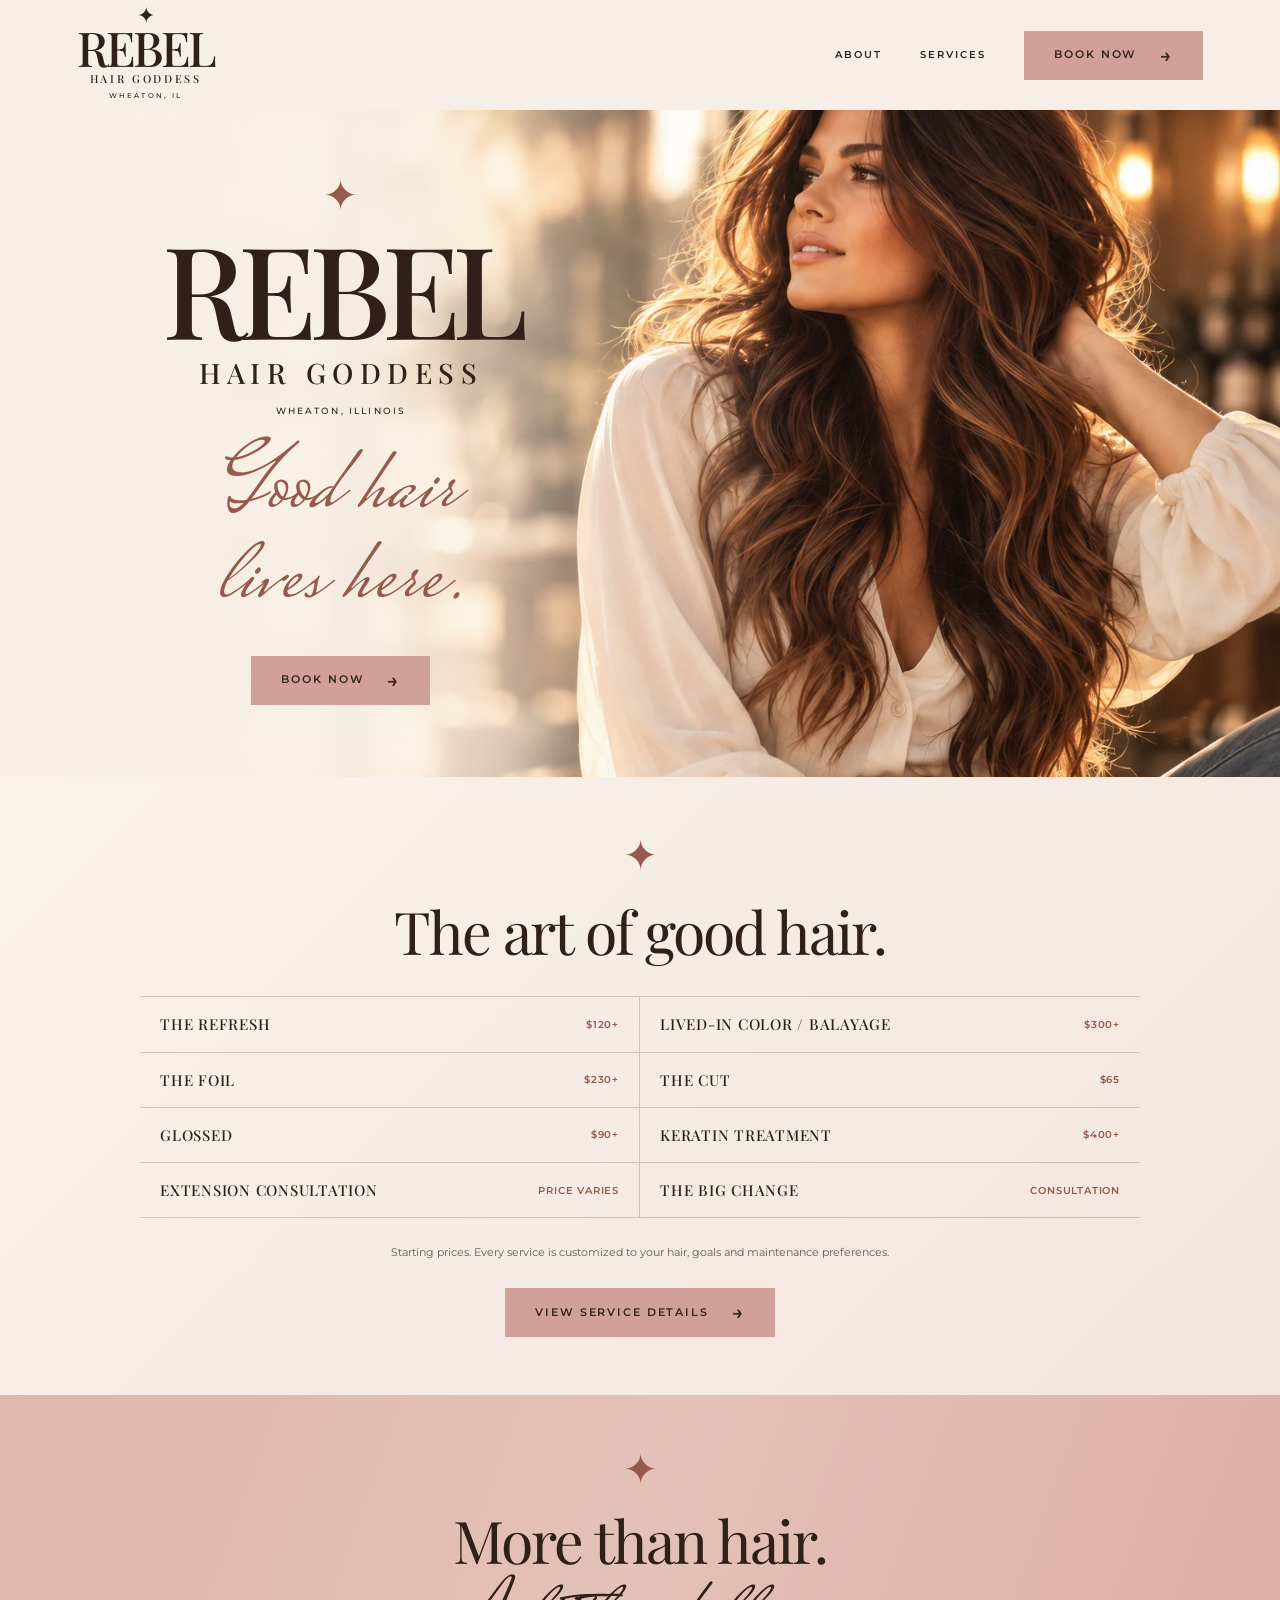
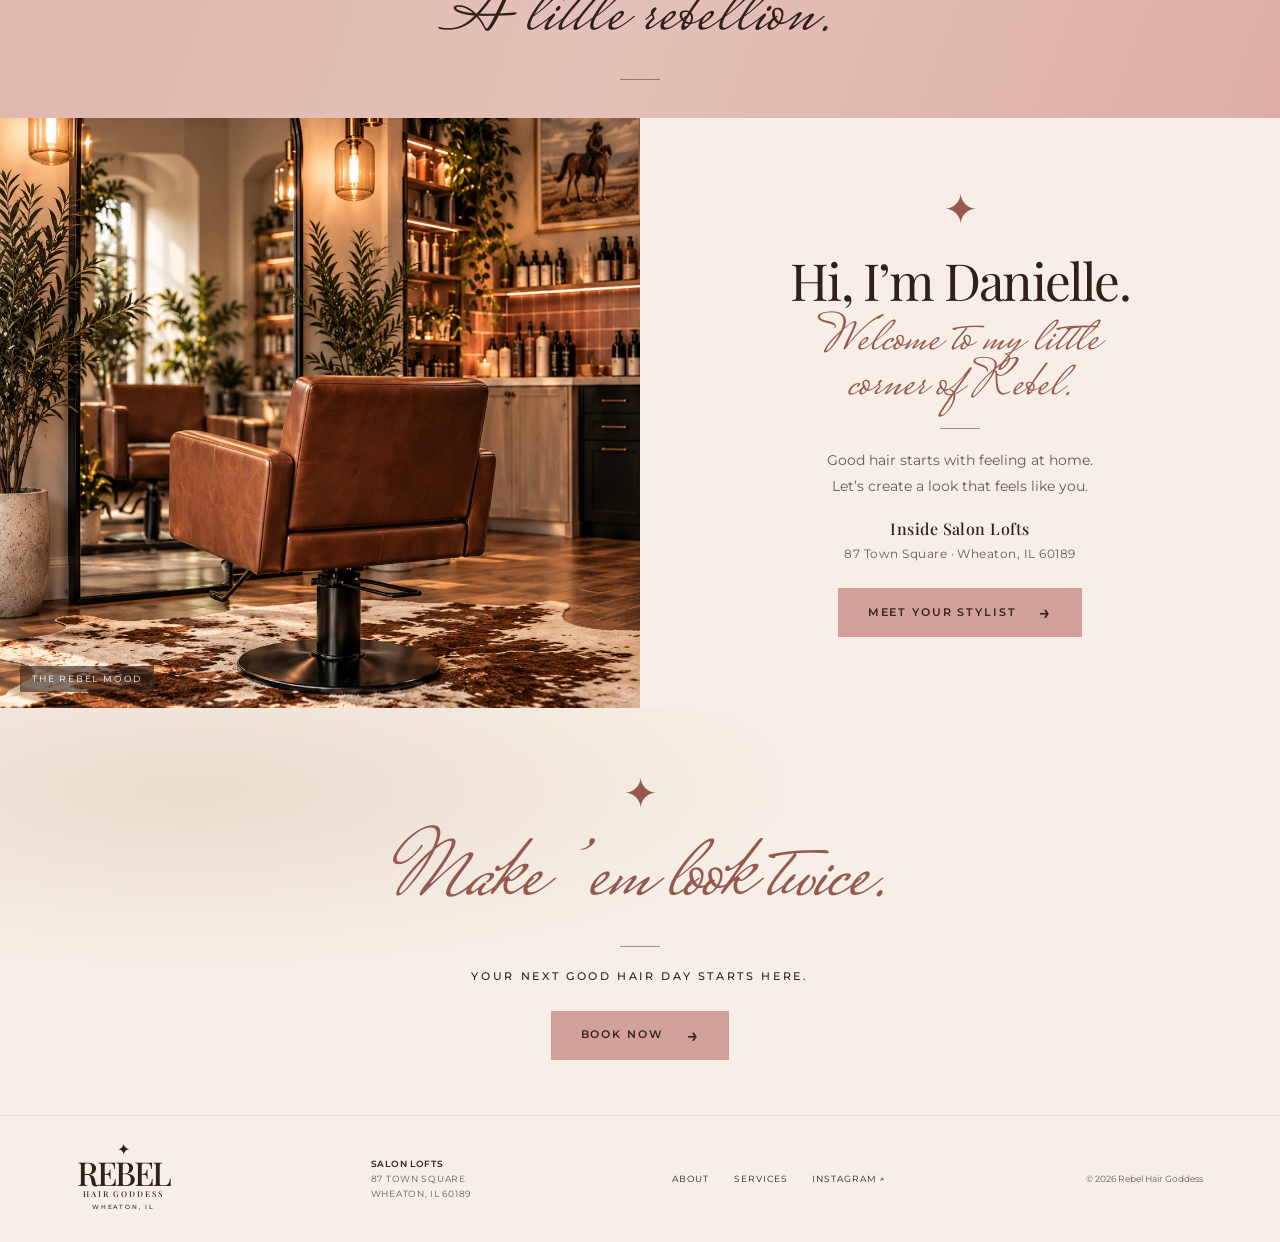
<file: index.html>
<!DOCTYPE html>
<html lang="en"><head><meta charset="UTF-8"><meta name="viewport" content="width=device-width, initial-scale=1">
<title>Good hair lives here | Rebel Hair Goddess</title><meta name="description" content="A little luxury. A little rebellion. Rebel Hair Goddess in Wheaton, Illinois. Lived-in color, personal style, and extensions."><meta name="theme-color" content="#f7efe7">
<link rel="canonical" href="https://thisisrebelhair.com/"><meta property="og:title" content="Good hair lives here | Rebel Hair Goddess"><meta property="og:description" content="A little luxury. A little rebellion. Rebel Hair Goddess in Wheaton, Illinois. Lived-in color, personal style, and extensions."><meta property="og:type" content="website"><meta property="og:url" content="https://thisisrebelhair.com/"><meta property="og:image" content="https://thisisrebelhair.com/images/rebel-editorial.webp">
<link rel="icon" type="image/svg+xml" href="favicon.svg"><link rel="preconnect" href="https://fonts.googleapis.com"><link rel="preconnect" href="https://fonts.gstatic.com" crossorigin>
<link href="https://fonts.googleapis.com/css2?family=Playfair+Display:wght@400;500;600&family=Montserrat:wght@400;500;600&family=Mrs+Saint+Delafield&display=swap" rel="stylesheet"><link rel="stylesheet" href="styles.css?v=20261008-tagline-spacing">
<script type="application/ld+json">{"@context":"https://schema.org","@type":"HairSalon","name":"Rebel Hair Goddess","url":"https://thisisrebelhair.com/","image":"https://thisisrebelhair.com/images/rebel-editorial.webp","address":{"@type":"PostalAddress","streetAddress":"87 Town Square","addressLocality":"Wheaton","addressRegion":"IL","postalCode":"60189","addressCountry":"US"},"sameAs":["https://www.instagram.com/rebelhairgoddess/"],"potentialAction":{"@type":"ReserveAction","target":"https://rebelhairgoddess.glossgenius.com/book"}}</script></head><body class="home-page" id="top"><a class="skip-link" href="#main-content">Skip to content</a>
<header class="site-header"><a class="brand" href="index.html" aria-label="Rebel Hair Goddess home"><span class="brand-star" aria-hidden="true">✦</span><span class="brand-name">REBEL</span><span class="brand-sub">HAIR GODDESS</span><span class="brand-city">WHEATON, IL</span></a>
<button class="menu-toggle" type="button" aria-expanded="false" aria-controls="site-nav"><span></span><span></span><span class="sr-only">Open menu</span></button>
<nav class="site-nav" id="site-nav" aria-label="Main navigation"><a href="index.html#about">About</a><a href="services.html" >Services</a><a class="button " data-booking-link href="https://rebelhairgoddess.glossgenius.com/book" target="_blank" rel="noopener">Book now <span aria-hidden="true">→</span></a></nav></header>
<main id="main-content">
<section class="hero" aria-labelledby="hero-heading"><img class="hero-photo" src="images/rebel-editorial.webp" alt="Editorial portrait with soft brunette waves and ivory styling" width="1536" height="1024" fetchpriority="high" decoding="async"><div class="hero-wash" aria-hidden="true"></div><div class="hero-copy"><span class="star-mark" aria-hidden="true">✦</span><h1 id="hero-heading">REBEL<span>HAIR GODDESS</span></h1><p class="eyebrow hero-city">Wheaton, Illinois</p><p class="script hero-tagline">Good hair<br> lives here.</p><a class="button " data-booking-link href="https://rebelhairgoddess.glossgenius.com/book" target="_blank" rel="noopener">Book now <span aria-hidden="true">→</span></a></div></section>
<section id="services" class="service-overview home-services" aria-labelledby="services-heading"><span class="star-mark" aria-hidden="true">✦</span><h2 id="services-heading">The art of good hair.</h2><div class="home-service-list">
<a class="home-service-item" data-booking-link href="https://rebelhairgoddess.glossgenius.com/book" target="_blank" rel="noopener"><span>The Refresh</span><strong>$120+</strong></a>
<a class="home-service-item" data-booking-link href="https://rebelhairgoddess.glossgenius.com/book" target="_blank" rel="noopener"><span>Lived-In Color / Balayage</span><strong>$300+</strong></a>
<a class="home-service-item" data-booking-link href="https://rebelhairgoddess.glossgenius.com/book" target="_blank" rel="noopener"><span>The Foil</span><strong>$230+</strong></a>
<a class="home-service-item" data-booking-link href="https://rebelhairgoddess.glossgenius.com/book" target="_blank" rel="noopener"><span>The Cut</span><strong>$65</strong></a>
<a class="home-service-item" data-booking-link href="https://rebelhairgoddess.glossgenius.com/book" target="_blank" rel="noopener"><span>Glossed</span><strong>$90+</strong></a>
<a class="home-service-item" data-booking-link href="https://rebelhairgoddess.glossgenius.com/book" target="_blank" rel="noopener"><span>Keratin Treatment</span><strong>$400+</strong></a>
<a class="home-service-item" data-booking-link href="https://rebelhairgoddess.glossgenius.com/book" target="_blank" rel="noopener"><span>Extension Consultation</span><strong>Price varies</strong></a>
<a class="home-service-item" data-booking-link href="https://rebelhairgoddess.glossgenius.com/book" target="_blank" rel="noopener"><span>The Big Change</span><strong>Consultation</strong></a>
</div><p class="home-service-note">Starting prices. Every service is customized to your hair, goals and maintenance preferences.</p><a class="button" href="services.html">View service details <span aria-hidden="true">→</span></a></section>
<section class="statement" aria-labelledby="statement-heading"><span class="star-mark" aria-hidden="true">✦</span><h2 id="statement-heading">More than hair.</h2><p class="script">A little rebellion.</p><span class="short-rule" aria-hidden="true"></span></section>
<section id="about" class="about" aria-labelledby="about-heading"><figure class="studio-image" id="studio"><img src="images/studio-mood.webp" alt="Studio inspiration: arched mirror, cognac chair, warm lighting and greenery" width="1024" height="1280" loading="lazy" decoding="async"><figcaption>The Rebel mood</figcaption></figure><div class="about-copy"><span class="star-mark" aria-hidden="true">✦</span><h2 id="about-heading">Hi, I’m Danielle.</h2><p class="script about-tagline">Welcome to my little<br>corner of Rebel.</p><span class="short-rule" aria-hidden="true"></span><p>Good hair starts with feeling at home.<br>Let’s create a look that feels like you.</p><p class="studio-location"><strong>Inside Salon Lofts</strong><br>87 Town Square · Wheaton, IL 60189</p><a class="button" href="https://www.instagram.com/rebelhairgoddess/" target="_blank" rel="noopener">Meet your stylist <span aria-hidden="true">→</span></a></div></section>

<section id="contact" class="booking-section" aria-labelledby="booking-heading"><span class="star-mark" aria-hidden="true">✦</span><h2 class="script" id="booking-heading">Make ’em look twice.</h2><span class="short-rule" aria-hidden="true"></span><p class="eyebrow">Your next good hair day starts here.</p><a class="button " data-booking-link href="https://rebelhairgoddess.glossgenius.com/book" target="_blank" rel="noopener">Book now <span aria-hidden="true">→</span></a></section>
</main><footer class="site-footer"><a class="brand footer-brand" href="index.html" aria-label="Rebel Hair Goddess home"><span class="brand-star" aria-hidden="true">✦</span><span class="brand-name">REBEL</span><span class="brand-sub">HAIR GODDESS</span><span class="brand-city">WHEATON, IL</span></a><address class="footer-address"><strong>Salon Lofts</strong><br>87 Town Square<br>Wheaton, IL 60189</address><nav aria-label="Footer navigation"><a href="index.html#about">About</a><a href="services.html">Services</a><a href="https://www.instagram.com/rebelhairgoddess/" target="_blank" rel="noopener">Instagram ↗</a></nav><small>© <span id="year">2026</span> Rebel Hair Goddess</small></footer>
<div class="mobile-book"><a class="button " data-booking-link href="https://rebelhairgoddess.glossgenius.com/book" target="_blank" rel="noopener">Book now <span aria-hidden="true">→</span></a></div><script src="script.js?v=20261005-booking"></script></body></html>
</file>
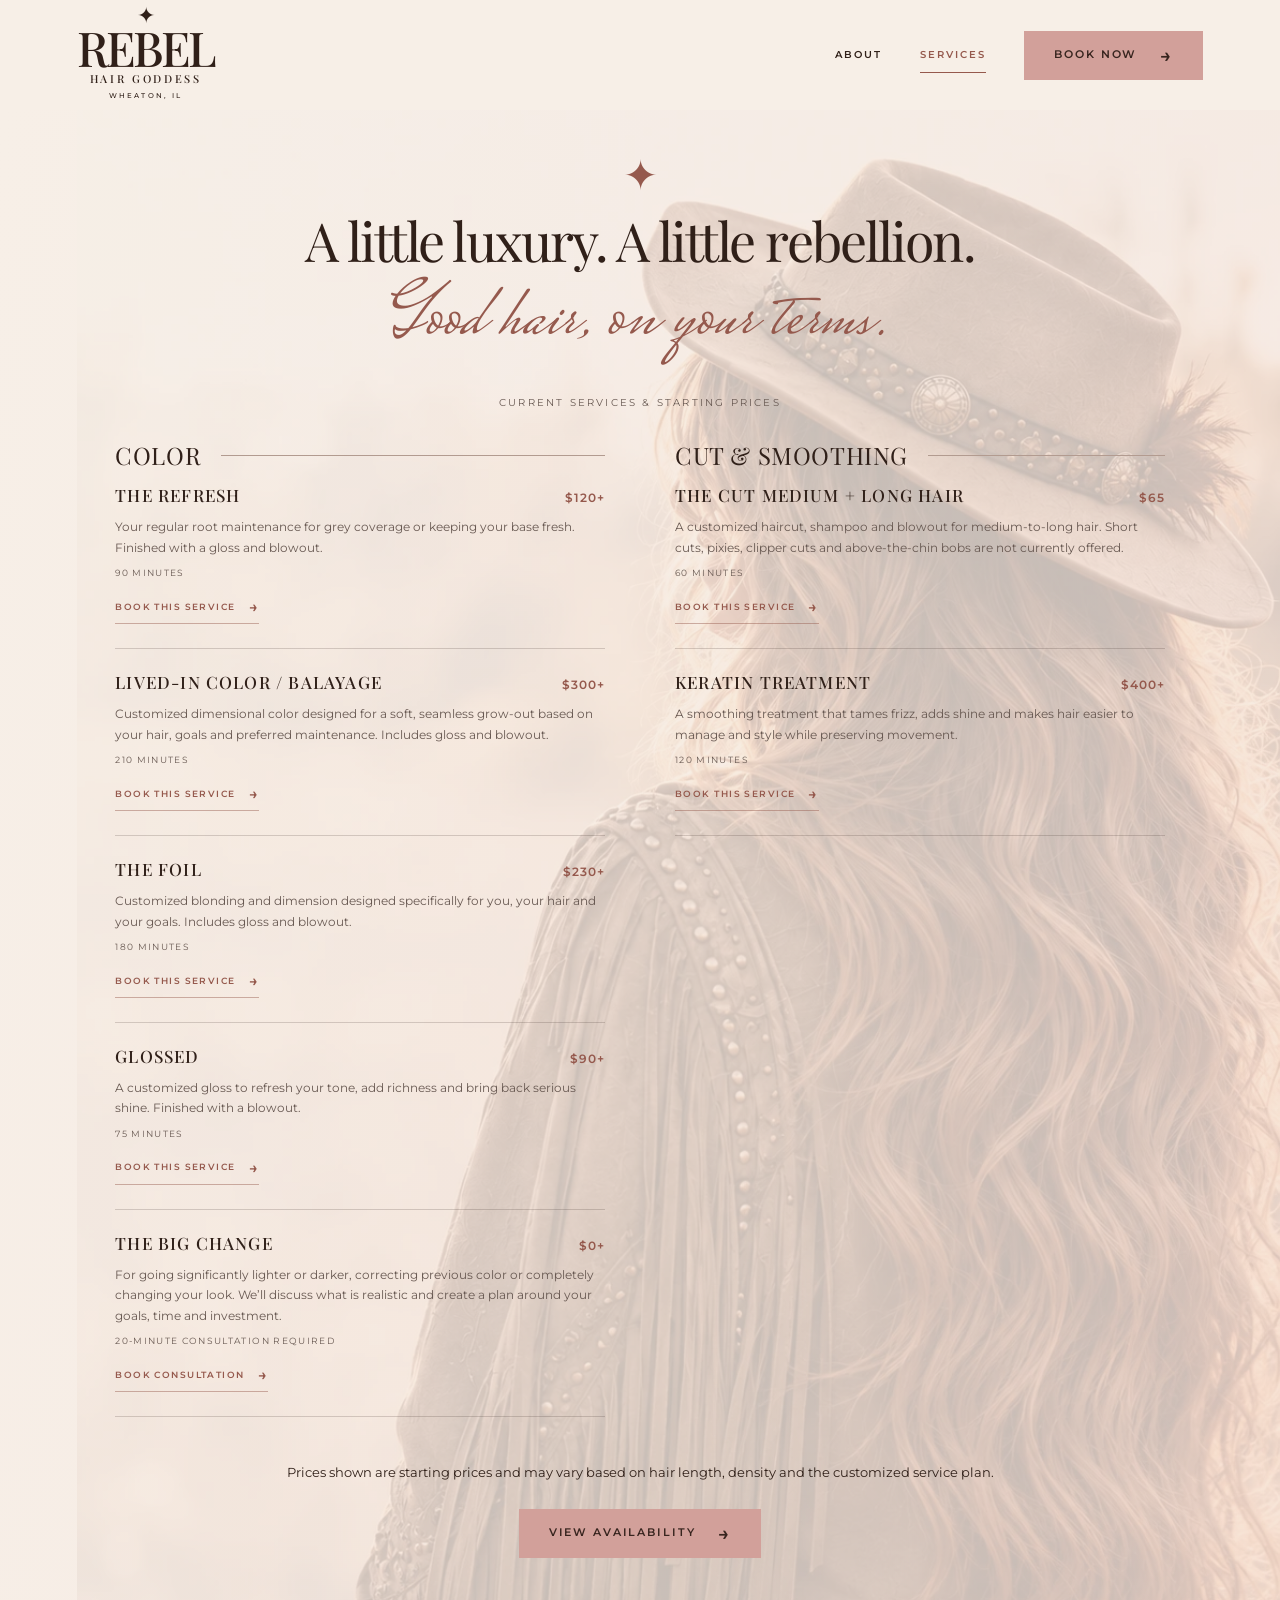
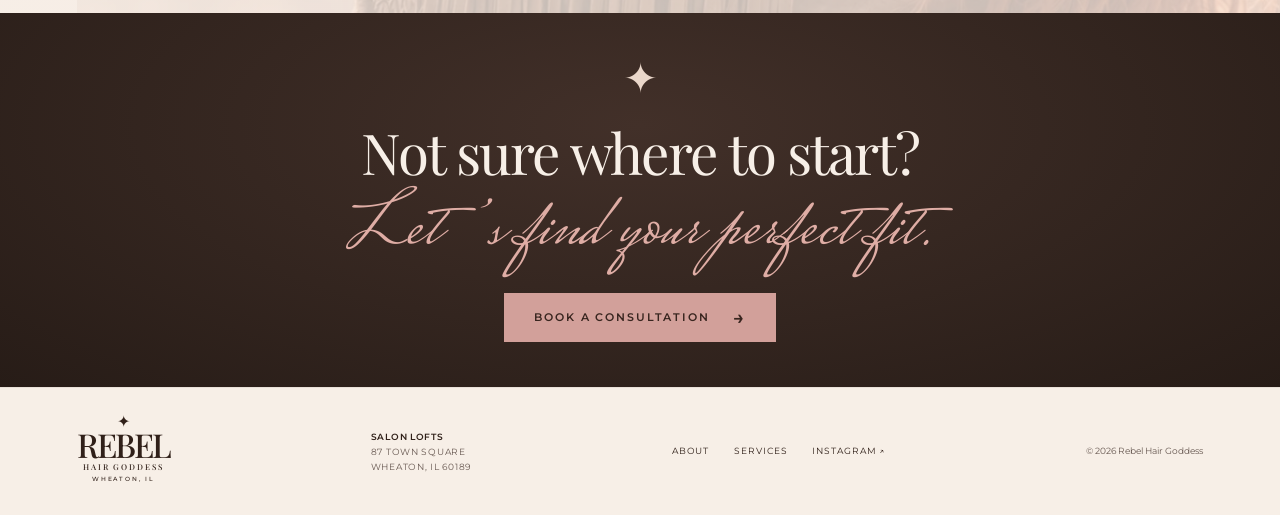
<file: services.html>
<!DOCTYPE html>
<html lang="en"><head><meta charset="UTF-8"><meta name="viewport" content="width=device-width, initial-scale=1">
<title>Services | Rebel Hair Goddess</title><meta name="description" content="Explore Rebel Hair Goddess services and pricing in Wheaton, Illinois: lived-in color, custom foiling, glosses, haircuts and keratin treatments."><meta name="theme-color" content="#f7efe7">
<link rel="canonical" href="https://thisisrebelhair.com/services.html"><meta property="og:title" content="Services | Rebel Hair Goddess"><meta property="og:description" content="Explore the Rebel Hair Goddess service menu: color, cut and style, and smoothing treatments in Wheaton, Illinois."><meta property="og:type" content="website"><meta property="og:url" content="https://thisisrebelhair.com/services.html"><meta property="og:image" content="https://thisisrebelhair.com/images/services-western.webp">
<link rel="icon" type="image/svg+xml" href="favicon.svg"><link rel="preconnect" href="https://fonts.googleapis.com"><link rel="preconnect" href="https://fonts.gstatic.com" crossorigin>
<link href="https://fonts.googleapis.com/css2?family=Playfair+Display:wght@400;500;600&family=Montserrat:wght@400;500;600&family=Mrs+Saint+Delafield&display=swap" rel="stylesheet"><link rel="stylesheet" href="styles.css?v=20261002-mobile-background">
<script type="application/ld+json">{"@context":"https://schema.org","@type":"Service","name":"Rebel Hair Goddess Services","provider":{"@type":"HairSalon","name":"Rebel Hair Goddess","url":"https://thisisrebelhair.com/","address":{"@type":"PostalAddress","streetAddress":"87 Town Square","addressLocality":"Wheaton","addressRegion":"IL","postalCode":"60189","addressCountry":"US"}},"areaServed":"Wheaton, Illinois","url":"https://thisisrebelhair.com/services.html"}</script></head><body class="services-page" id="top"><a class="skip-link" href="#main-content">Skip to content</a>
<header class="site-header"><a class="brand" href="index.html" aria-label="Rebel Hair Goddess home"><span class="brand-star" aria-hidden="true">✦</span><span class="brand-name">REBEL</span><span class="brand-sub">HAIR GODDESS</span><span class="brand-city">WHEATON, IL</span></a>
<button class="menu-toggle" type="button" aria-expanded="false" aria-controls="site-nav"><span></span><span></span><span class="sr-only">Open menu</span></button>
<nav class="site-nav" id="site-nav" aria-label="Main navigation"><a href="index.html#about">About</a><a href="services.html" aria-current="page">Services</a><a class="button " data-booking-link href="https://rebelhairgoddess.glossgenius.com/book" target="_blank" rel="noopener">Book now <span aria-hidden="true">→</span></a></nav></header>
<main id="main-content">
<div class="services-surface"><section class="services-intro"><span class="star-mark" aria-hidden="true">✦</span><h1>A little luxury. A little rebellion.</h1><p class="script">Good hair, on your terms.</p></section>
<section class="service-menu" aria-label="Service menu"><p class="menu-note">Current services &amp; starting prices</p><div class="menu-columns service-detail-columns"><div><section class="menu-category"><h2>Color</h2>
<article class="service-detail"><div class="service-detail-head"><h3>The Refresh</h3><span>$120+</span></div><p>Your regular root maintenance for grey coverage or keeping your base fresh. Finished with a gloss and blowout.</p><small>90 minutes</small><a class="service-book" data-booking-link href="https://rebelhairgoddess.glossgenius.com/book" target="_blank" rel="noopener">Book this service <span>→</span></a></article>
<article class="service-detail"><div class="service-detail-head"><h3>Lived-In Color / Balayage</h3><span>$300+</span></div><p>Customized dimensional color designed for a soft, seamless grow-out based on your hair, goals and preferred maintenance. Includes gloss and blowout.</p><small>210 minutes</small><a class="service-book" data-booking-link href="https://rebelhairgoddess.glossgenius.com/book" target="_blank" rel="noopener">Book this service <span>→</span></a></article>
<article class="service-detail"><div class="service-detail-head"><h3>The Foil</h3><span>$230+</span></div><p>Customized blonding and dimension designed specifically for you, your hair and your goals. Includes gloss and blowout.</p><small>180 minutes</small><a class="service-book" data-booking-link href="https://rebelhairgoddess.glossgenius.com/book" target="_blank" rel="noopener">Book this service <span>→</span></a></article>
<article class="service-detail"><div class="service-detail-head"><h3>Glossed</h3><span>$90+</span></div><p>A customized gloss to refresh your tone, add richness and bring back serious shine. Finished with a blowout.</p><small>75 minutes</small><a class="service-book" data-booking-link href="https://rebelhairgoddess.glossgenius.com/book" target="_blank" rel="noopener">Book this service <span>→</span></a></article>
<article class="service-detail"><div class="service-detail-head"><h3>The Big Change</h3><span>$0+</span></div><p>For going significantly lighter or darker, correcting previous color or completely changing your look. We’ll discuss what is realistic and create a plan around your goals, time and investment.</p><small>20-minute consultation required</small><a class="service-book" data-booking-link href="https://rebelhairgoddess.glossgenius.com/book" target="_blank" rel="noopener">Book consultation <span>→</span></a></article>
</section></div><div><section class="menu-category"><h2>Cut &amp; Smoothing</h2>
<article class="service-detail"><div class="service-detail-head"><h3>The Cut <span class="service-qualifier">Medium + Long Hair</span></h3><span>$65</span></div><p>A customized haircut, shampoo and blowout for medium-to-long hair. Short cuts, pixies, clipper cuts and above-the-chin bobs are not currently offered.</p><small>60 minutes</small><a class="service-book" data-booking-link href="https://rebelhairgoddess.glossgenius.com/book" target="_blank" rel="noopener">Book this service <span>→</span></a></article>
<article class="service-detail"><div class="service-detail-head"><h3>Keratin Treatment</h3><span>$400+</span></div><p>A smoothing treatment that tames frizz, adds shine and makes hair easier to manage and style while preserving movement.</p><small>120 minutes</small><a class="service-book" data-booking-link href="https://rebelhairgoddess.glossgenius.com/book" target="_blank" rel="noopener">Book this service <span>→</span></a></article>
</section></div></div><p class="menu-tail">Prices shown are starting prices and may vary based on hair length, density and the customized service plan.</p><a class="button" data-booking-link href="https://rebelhairgoddess.glossgenius.com/book" target="_blank" rel="noopener">View availability <span aria-hidden="true">→</span></a></section></div>
<section class="consultation extensions" aria-labelledby="consultation-heading"><span class="star-mark" aria-hidden="true">✦</span><h2 id="consultation-heading">Not sure where to start?</h2><p class="script">Let’s find your perfect fit.</p><a class="button " data-booking-link href="https://rebelhairgoddess.glossgenius.com/book" target="_blank" rel="noopener">Book a consultation <span aria-hidden="true">→</span></a></section>
</main><footer class="site-footer"><a class="brand footer-brand" href="index.html" aria-label="Rebel Hair Goddess home"><span class="brand-star" aria-hidden="true">✦</span><span class="brand-name">REBEL</span><span class="brand-sub">HAIR GODDESS</span><span class="brand-city">WHEATON, IL</span></a><address class="footer-address"><strong>Salon Lofts</strong><br>87 Town Square<br>Wheaton, IL 60189</address><nav aria-label="Footer navigation"><a href="index.html#about">About</a><a href="services.html">Services</a><a href="https://www.instagram.com/rebelhairgoddess/" target="_blank" rel="noopener">Instagram ↗</a></nav><small>© <span id="year">2026</span> Rebel Hair Goddess</small></footer>
<div class="mobile-book"><a class="button " data-booking-link href="https://rebelhairgoddess.glossgenius.com/book" target="_blank" rel="noopener">Book now <span aria-hidden="true">→</span></a></div><script src="script.js?v=20261005-booking"></script></body></html>
</file>
<file: styles.css>
:root{--ivory:#f7efe7;--pink:#d2a09a;--rose:#95594d;--espresso:#302019;--muted:#685952;--serif:"Playfair Display",Georgia,serif;--sans:"Montserrat",Arial,sans-serif;--script:"Mrs Saint Delafield","Brush Script MT",cursive}
*{box-sizing:border-box}html{scroll-behavior:smooth;scroll-padding-top:110px}body{margin:0;background:var(--ivory);color:var(--espresso);font:15px/1.8 var(--sans)}a{color:inherit;text-decoration:none}img{display:block;width:100%;height:100%;object-fit:cover}button{font:inherit}h1,h2,h3,p,figure{margin:0}h1,h2{font-family:var(--serif);font-weight:400;line-height:1.15;letter-spacing:-.035em}h2{font-size:clamp(36px,4.6vw,66px)}.script{font:400 clamp(42px,5.8vw,84px)/.95 var(--script);color:var(--rose)}.eyebrow{font-size:11px;font-weight:500;text-transform:uppercase;letter-spacing:.24em}.star-mark{display:block;font:42px/1 Georgia,serif;margin:0 0 20px;color:var(--rose)}.short-rule{display:block;width:40px;height:1px;background:currentColor;opacity:.45;margin:24px auto}.button{display:inline-flex;align-items:center;justify-content:center;gap:23px;min-height:48px;padding:15px 30px;background:var(--pink);color:#38251f;font:600 11px/1.6 var(--sans);text-transform:uppercase;letter-spacing:.17em;transition:background .2s,transform .2s;white-space:nowrap}.button:hover{background:#dfb5ad;transform:translateY(-2px)}.button span{font-size:19px;line-height:1}.button:focus-visible,a:focus-visible,button:focus-visible{outline:2px solid var(--rose);outline-offset:5px}.skip-link{position:fixed;left:20px;top:0;transform:translateY(-150%);z-index:100;background:var(--espresso);color:var(--ivory);padding:12px 20px}.skip-link:focus{transform:none}.sr-only{position:absolute;width:1px;height:1px;padding:0;overflow:hidden;clip:rect(0,0,0,0);white-space:nowrap;border:0}
.site-header{height:110px;display:flex;align-items:center;justify-content:space-between;gap:30px;padding:14px 6%;position:relative;z-index:20;background:var(--ivory)}.brand{display:flex;flex-direction:column;align-items:center;width:max-content;flex-shrink:0;line-height:1;color:var(--espresso)}.brand-star{font:22px/.8 Georgia}.brand-name{font:500 48px/.95 var(--serif);letter-spacing:-.06em}.brand-sub{font:500 11px/1.6 var(--serif);letter-spacing:.24em}.brand-city{font:500 7px/2.2 var(--sans);letter-spacing:.3em}.site-nav{display:flex;align-items:center;gap:clamp(22px,3vw,44px)}.site-nav>a:not(.button){font-size:10px;font-weight:600;letter-spacing:.2em;text-transform:uppercase;position:relative;padding:14px 0}.site-nav>a:not(.button):hover,.site-nav>a[aria-current]{color:var(--rose)}.site-nav>a[aria-current]:after{content:"";position:absolute;bottom:5px;left:0;right:0;height:1px;background:var(--rose)}.menu-toggle{display:none}
.hero{position:relative;min-height:660px;display:flex;align-items:center;overflow:hidden}.hero-photo{position:absolute;inset:0;object-position:center center}.hero-wash{position:absolute;inset:0;background:linear-gradient(90deg,rgba(247,239,231,.93) 0%,rgba(247,239,231,.78) 27%,rgba(247,239,231,.25) 47%,transparent 62%)}.hero-copy{position:relative;z-index:1;width:49%;text-align:center;padding:65px 35px 72px 7%}.hero-copy .star-mark{margin-bottom:10px}.hero h1{font-size:clamp(80px,10vw,150px);font-weight:500;line-height:.95;letter-spacing:-.065em}.hero h1 span{display:block;font-size:clamp(15px,2.2vw,30px);letter-spacing:.23em;line-height:1.7}.hero-city{margin:7px 0 28px;font-size:9px}.hero-tagline{font-size:clamp(65px,7.4vw,108px);margin-bottom:28px}
.statement{text-align:center;background:linear-gradient(110deg,#dfb7ae,#e4c1b8,#dcaea7);padding:54px 25px 38px}.statement .star-mark{margin-bottom:15px}.statement .script{margin-top:8px;font-size:clamp(55px,6vw,87px);color:var(--espresso)}.statement .short-rule{margin-bottom:0}.about{display:grid;grid-template-columns:1fr 1fr;min-height:590px}.studio-image{position:relative;overflow:hidden;min-height:590px}.studio-image img{position:absolute;inset:0;object-position:center 56%}.studio-image figcaption{position:absolute;bottom:16px;left:20px;font-size:9px;text-transform:uppercase;letter-spacing:.2em;color:#fff;background:rgba(48,32,25,.6);padding:5px 12px}.about-copy{padding:70px 8%;text-align:center;align-self:center}.about-copy h2{font-size:clamp(35px,4vw,57px);margin-bottom:25px}.about-copy .script{font-size:clamp(46px,5vw,70px)}.about-copy>p:not(.script){color:var(--muted);font-size:14px;margin-bottom:32px;line-height:1.9}
.service-overview{padding:60px 7% 58px;text-align:center}.service-overview h2{margin-bottom:45px}.service-columns{display:grid;grid-template-columns:repeat(3,1fr);max-width:1100px;margin:0 auto 36px}.service-columns article{padding:0 45px}.service-columns article+article{border-left:1px solid #bba49a}.service-columns h3{font:500 17px/1.5 var(--serif);letter-spacing:.13em;text-transform:uppercase}.service-columns .short-rule{margin:18px auto}.service-columns p{font-size:13px;color:var(--muted);max-width:230px;margin:auto}.extensions{text-align:center;background:radial-gradient(ellipse at 50% 30%,#423029,#271c17);color:var(--ivory);padding:66px 25px 60px}.extensions .star-mark{color:#ead7ca}.extensions h2{font-size:clamp(38px,5.1vw,72px)}.extensions .script{color:#dfada5;margin:18px 0 0;font-size:clamp(49px,6vw,85px)}.extensions .short-rule{margin-top:24px}.booking-section{position:relative;overflow:hidden;padding:65px 25px 55px;text-align:center;background:radial-gradient(ellipse at 15% 20%,#e9ddd0 0,transparent 40%),var(--ivory)}.booking-section h2.script{font-size:clamp(64px,7.5vw,108px)}.booking-section .eyebrow{margin-bottom:24px}.booking-section .short-rule{margin:20px auto}
.site-footer{display:flex;justify-content:space-between;align-items:center;gap:30px;padding:28px 6%;border-top:1px solid rgba(48,32,25,.07)}.footer-brand .brand-name{font-size:33px}.footer-brand .brand-star{font-size:16px}.footer-brand .brand-sub{font-size:8px}.footer-brand .brand-city{font-size:6px}.site-footer nav{display:flex;gap:25px;flex-wrap:wrap;justify-content:center}.site-footer nav a{font-size:9px;text-transform:uppercase;letter-spacing:.1em}.site-footer nav a:hover{color:var(--rose)}.site-footer>small{font-size:9px;color:var(--muted)}.mobile-book{display:none}
.services-surface{position:relative;isolation:isolate;background:linear-gradient(100deg,#f7efe7,#f5e8e2)}.services-surface:before{content:"";position:absolute;z-index:-1;inset:0;background:url('images/services-western.webp') no-repeat right top;background-size:auto 100%;opacity:.20}.services-intro{text-align:center;padding:45px 24px 35px}.services-intro h1{font-size:clamp(34px,4.2vw,62px)}.services-intro .script{font-size:clamp(52px,6vw,82px);margin-top:15px}.services-intro .star-mark{margin-bottom:12px}.service-menu{text-align:center;padding:0 9% 55px}.menu-note{font-size:10px;text-transform:uppercase;letter-spacing:.22em;margin:0 0 30px;color:var(--muted)}.menu-columns{display:grid;grid-template-columns:1fr 1fr;gap:80px;text-align:left;max-width:1140px;margin:auto}.menu-category{margin-bottom:32px;scroll-margin-top:30px}.menu-category h2{font-size:24px;text-transform:uppercase;letter-spacing:.025em;display:flex;align-items:center;gap:20px}.menu-category h2:after{content:"";height:1px;flex:1;background:#b29b90}.menu-category dl{margin:18px 0 0}.menu-category dl>div{display:flex;justify-content:space-between;gap:20px;margin:8px 0;font-size:14px;letter-spacing:.07em}.menu-category dd{margin:0;font-size:12px;text-align:right;white-space:nowrap}.menu-tail{font-size:13px;margin:12px auto 24px}.consultation{padding:45px 25px}.consultation h2{font-size:clamp(36px,4.4vw,62px)}.consultation .script{margin:12px 0 24px;font-size:clamp(50px,6vw,80px)}
@media(min-width:1600px){.hero{min-height:780px}.hero-copy{padding-left:10%}}@media(max-width:1000px){.site-header{padding:14px 4%;gap:20px}.site-nav{gap:20px}.site-nav .button{padding:14px 20px}.hero{min-height:580px}.hero-copy{padding-left:4%;width:50%}.hero h1{font-size:105px}.hero h1 span{font-size:22px}.hero-tagline{font-size:82px}.studio-image{min-height:520px}.about{min-height:520px}.about-copy{padding:45px 7%}.service-columns article{padding:0 25px}.site-footer{flex-wrap:wrap;justify-content:center}.menu-columns{gap:40px}.service-menu{padding-left:6%;padding-right:6%}.menu-category h2{font-size:20px}}
@media(max-width:760px){html{scroll-padding-top:85px}.site-header{height:90px;padding:10px 6%;position:sticky;top:0;border-bottom:1px solid #e8d9cc}.brand-name{font-size:38px}.brand-sub{font-size:9px}.brand-city{font-size:6px}.brand-star{font-size:17px}.menu-toggle{display:flex;flex-direction:column;justify-content:center;gap:7px;width:46px;height:46px;border:1px solid #c2aca1;background:none;cursor:pointer}.menu-toggle>span:not(.sr-only){width:22px;height:1px;background:var(--espresso);margin:0 auto}.site-nav{display:none;position:absolute;top:100%;left:0;right:0;background:var(--ivory);padding:25px 7% 30px;box-shadow:0 16px 20px #30201912;max-height:calc(100dvh - 90px);overflow:auto}.site-nav.open{display:flex;flex-direction:column;align-items:stretch;gap:10px}.site-nav>a:not(.button){font-size:12px;padding:13px}.site-nav .button{margin-top:8px}.hero{min-height:780px;align-items:flex-end}.hero-photo{object-position:65% center}.hero-wash{background:linear-gradient(0deg,var(--ivory) 0%,rgba(247,239,231,.92) 28%,rgba(247,239,231,.2) 60%,transparent 80%)}.hero-copy{width:100%;padding:350px 20px 45px}.hero-copy .star-mark{font-size:30px;margin-bottom:8px}.hero h1{font-size:88px}.hero h1 span{font-size:19px}.hero-city{margin:8px 0 16px}.hero-tagline{font-size:67px;margin-bottom:22px;word-spacing:.05em}.hero-tagline br{display:none}.statement{padding:40px 20px 32px}.statement h2{font-size:43px}.statement .script{font-size:60px}.about{grid-template-columns:1fr}.studio-image{min-height:400px;height:400px}.studio-image img{object-position:center 54%}.about-copy{padding:48px 25px}.about-copy h2{font-size:40px}.about-copy .script{font-size:57px}.service-overview{padding:45px 25px}.service-overview h2{font-size:40px;margin-bottom:25px}.service-columns{grid-template-columns:1fr;gap:24px;margin-bottom:28px}.service-columns article{padding:20px 15px 0}.service-columns article+article{border-left:0;border-top:1px solid #d6c3b8}.service-columns p{max-width:300px}.service-columns h3{font-size:17px}.extensions{padding:48px 22px}.extensions h2{font-size:39px}.extensions .script{font-size:56px}.booking-section{padding:45px 25px}.booking-section h2.script{font-size:68px}.booking-section .eyebrow{font-size:10px}.site-footer{padding:30px 25px 100px;gap:25px}.site-footer nav{gap:19px}.site-footer>small{width:100%;text-align:center}.mobile-book{display:block;position:fixed;bottom:0;left:0;right:0;z-index:30;padding:8px 16px calc(8px + env(safe-area-inset-bottom));background:var(--ivory);border-top:1px solid #d5bdb2}.mobile-book .button{width:100%;min-height:46px}.services-intro{padding:35px 22px 30px}.services-intro h1{font-size:38px}.services-intro .script{font-size:59px;margin-top:20px}.service-menu{padding:0 24px 40px}.menu-note{font-size:9px;letter-spacing:.15em}.menu-columns{grid-template-columns:1fr;gap:0}.menu-category h2{font-size:21px}.menu-category dl>div{font-size:13px;letter-spacing:.02em}.menu-category dd{font-size:12px}.services-surface:before{background-position:65% top;background-size:cover;opacity:.14}.menu-tail{font-size:12px}.consultation h2{font-size:38px}.consultation .script{font-size:56px}.button{font-size:10px;padding:15px 25px}}
@media(max-width:360px){.hero h1{font-size:76px}.hero-tagline{font-size:59px}.menu-category h2{font-size:18px}.menu-category dl>div{gap:12px}.about-copy h2{font-size:35px}}
@media(prefers-reduced-motion:reduce){html{scroll-behavior:auto}*,*:before,*:after{transition:none!important;animation:none!important}}

/* Live service menu and location */
.studio-location{font-size:12px!important;line-height:1.75!important;letter-spacing:.04em;margin-top:-15px!important}
.studio-location strong{font-family:var(--serif);font-size:16px;color:var(--espresso);font-weight:500}
.footer-address{font-style:normal;font-size:9px;line-height:1.7;letter-spacing:.08em;text-transform:uppercase;color:var(--muted);white-space:nowrap}
.footer-address strong{color:var(--espresso);font-weight:600}
.service-detail-columns{gap:70px}
.service-detail{padding:22px 0 24px;border-bottom:1px solid rgba(48,32,25,.18)}
.service-detail:first-of-type{padding-top:15px}
.service-detail-head{display:flex;align-items:baseline;justify-content:space-between;gap:20px}
.service-detail h3{font:500 17px/1.35 var(--serif);letter-spacing:.07em;text-transform:uppercase}
.service-detail-head>span{font:600 12px/1 var(--sans);letter-spacing:.08em;white-space:nowrap;color:var(--rose)}
.service-detail p{margin:10px 0 7px;font-size:12px;line-height:1.7;color:var(--muted);max-width:560px}
.service-detail small{display:block;font-size:9px;text-transform:uppercase;letter-spacing:.15em;color:var(--muted)}
.service-book{display:inline-flex;align-items:center;gap:13px;margin-top:12px;font-size:9px;font-weight:600;text-transform:uppercase;letter-spacing:.16em;color:var(--rose);border-bottom:1px solid rgba(149,89,77,.45);padding-bottom:3px}
.service-book span{font-size:15px;transition:transform .2s}
.service-book:hover span{transform:translateX(3px)}
@media(max-width:1100px){.site-footer{display:grid;grid-template-columns:auto 1fr auto}.site-footer>small{grid-column:1/-1;text-align:center}}
@media(max-width:760px){.footer-address{text-align:center;white-space:normal}.site-footer{display:flex;flex-direction:column}.service-detail-columns{gap:0}.service-detail{padding:20px 0 22px}.service-detail h3{font-size:16px}.service-detail p{font-size:12px}.service-detail-head{gap:12px}}

/* Homepage service overview and tightened stylist introduction */
.about-copy{padding-top:52px;padding-bottom:52px}
.about-copy h2{margin-bottom:10px}
.about-copy .about-tagline{font-size:clamp(38px,4vw,54px);line-height:.88;margin:2px 0 0}
.about-copy .short-rule{margin:18px auto}
.about-copy>p:not(.script){margin-bottom:18px}
.about-copy .studio-location{margin-top:-3px!important;margin-bottom:24px!important}
.home-services{padding-top:58px;padding-bottom:58px;background:linear-gradient(135deg,#f9f2eb,#f3e5de)}
.home-services>.eyebrow{margin-bottom:8px;color:var(--rose)}
.home-services h2{margin-bottom:32px}
.home-service-list{display:grid;grid-template-columns:repeat(2,minmax(0,1fr));max-width:1000px;margin:0 auto 25px;border-top:1px solid rgba(48,32,25,.2)}
.home-service-item{display:flex;align-items:center;justify-content:space-between;gap:20px;padding:17px 20px;border-bottom:1px solid rgba(48,32,25,.2);transition:background .2s,color .2s}
.home-service-item:nth-child(odd){border-right:1px solid rgba(48,32,25,.2)}
.home-service-item span{font:500 15px/1.35 var(--serif);letter-spacing:.05em;text-transform:uppercase;text-align:left}
.home-service-item strong{font:600 10px/1.3 var(--sans);letter-spacing:.08em;text-transform:uppercase;white-space:nowrap;color:var(--rose)}
.home-service-item:hover{background:rgba(210,160,154,.16);color:var(--rose)}
.home-service-note{max-width:620px;margin:0 auto 25px;font-size:11px;color:var(--muted)}
@media(max-width:760px){
  .about-copy{padding-top:38px;padding-bottom:40px}
  .about-copy h2{margin-bottom:7px}
  .about-copy .about-tagline{font-size:44px;line-height:.88}
  .about-copy .short-rule{margin:15px auto}
  .about-copy>p:not(.script){margin-bottom:15px}
  .about-copy .studio-location{margin-top:0!important;margin-bottom:21px!important}
  .home-services{padding:42px 20px 45px}
  .home-services h2{margin-bottom:24px}
  .home-service-list{grid-template-columns:1fr;margin-bottom:22px}
  .home-service-item:nth-child(odd){border-right:0}
  .home-service-item{padding:15px 10px}
  .home-service-item span{font-size:14px}
  .home-service-note{font-size:10px;line-height:1.7}
}
</file>
